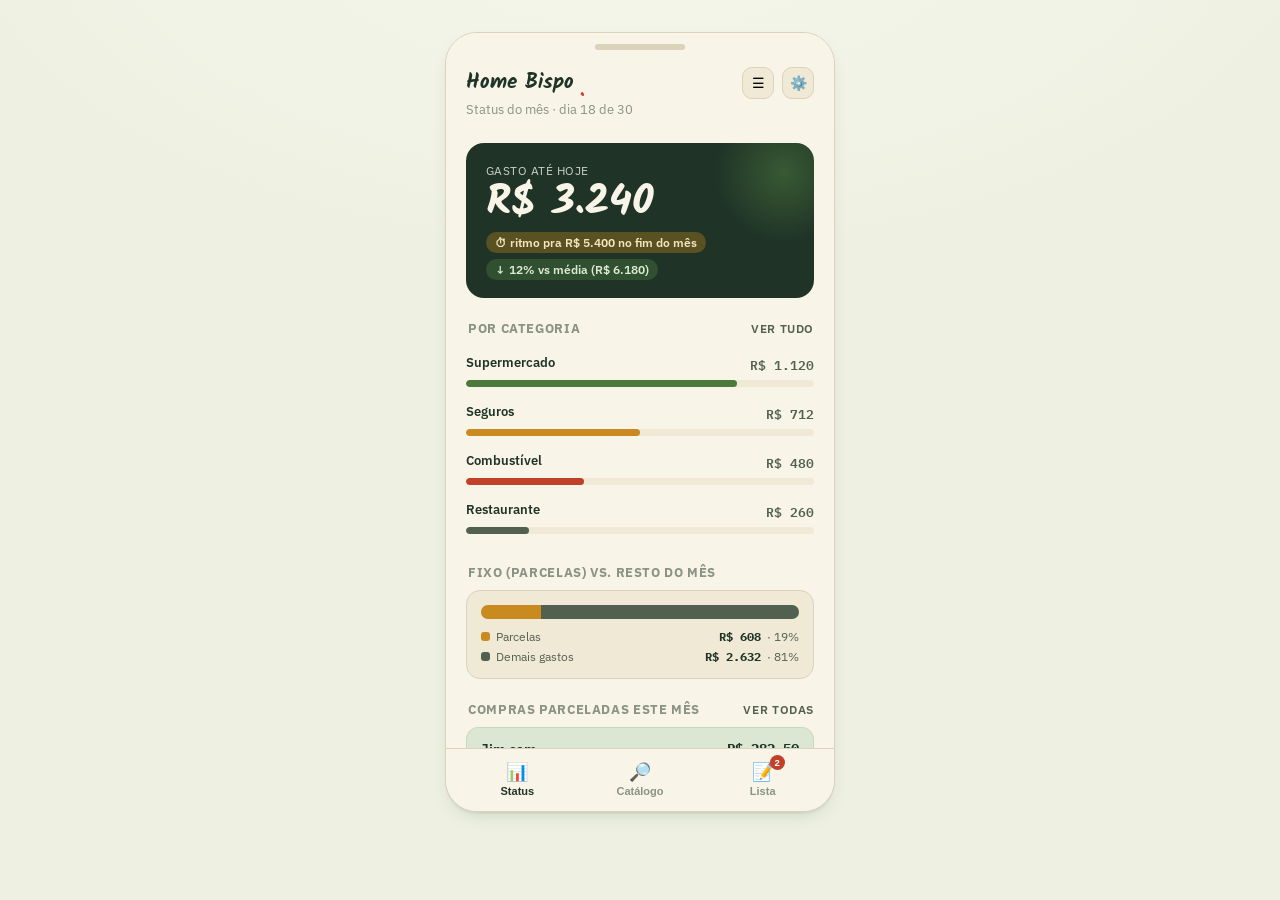
<file: homebispo-mockup.html>
<!DOCTYPE html>
<html lang="pt-BR">
<head>
<meta charset="UTF-8">
<meta name="viewport" content="width=device-width, initial-scale=1.0">
<title>Home Bispo — status do mês</title>
<link rel="preconnect" href="https://fonts.googleapis.com">
<link href="https://fonts.googleapis.com/css2?family=Kalam:wght@400;700&family=IBM+Plex+Sans:wght@400;500;600;700&family=IBM+Plex+Mono:wght@500;600&display=swap" rel="stylesheet">
<style>
  :root{
    --bg:#EEF1E2;
    --paper:#F8F4E7;
    --paper-dark:#EFE9D5;
    --ink:#1F3327;
    --ink-soft:#52604F;
    --ink-faint:#8B9384;
    --red:#C1402A;
    --red-soft:#F1DCD3;
    --green:#4C7A3D;
    --green-soft:#DCE7D3;
    --gold:#C98A1F;
    --gold-soft:#F2E3C2;
    --line:#DAD3BB;
    --radius:14px;
    --shadow: 0 2px 0 rgba(31,51,39,0.05), 0 8px 20px -10px rgba(31,51,39,0.25);
  }
  *{box-sizing:border-box;}
  html,body{margin:0;padding:0;}
  body{
    background: radial-gradient(1200px 600px at 50% -10%, #f4f6ea 0%, var(--bg) 60%);
    font-family:'IBM Plex Sans', sans-serif;
    color:var(--ink);
    display:flex;
    justify-content:center;
    padding:32px 16px;
    min-height:100vh;
  }
  @media (prefers-reduced-motion: reduce){
    *{ animation-duration:0.01ms !important; transition-duration:0.01ms !important; }
  }

  .device{
    width:390px;
    max-width:100%;
    background:var(--paper);
    border-radius:32px;
    border:1px solid var(--line);
    box-shadow: var(--shadow);
    overflow:hidden;
    position:relative;
    height:min(780px, calc(100vh - 64px));
    display:flex;
    flex-direction:column;
  }
  .notch{
    height:28px;
    display:flex;
    align-items:center;
    justify-content:center;
    background:var(--paper);
  }
  .notch::before{
    content:"";
    width:90px; height:6px;
    border-radius:4px;
    background:var(--line);
  }

  .screen{
    display:none;
    flex-direction:column;
    flex:1;
    min-height:0;
  }
  .screen.active{ display:flex; }

  .scroll{
    flex:1;
    overflow-y:auto;
    padding:0 20px 96px 20px;
  }
  .scroll::-webkit-scrollbar{ width:0; }

  /* ---------- top bar ---------- */
  .topbar{
    padding:6px 20px 12px 20px;
  }
  .brand{
    font-family:'Kalam', cursive;
    font-weight:700;
    font-size:21px;
    color:var(--ink);
    display:flex;
    align-items:center;
    gap:6px;
    line-height:1.1;
  }
  .brand .dot{ color:var(--red); }
  .greet{ font-size:12.5px; color:var(--ink-faint); margin:2px 0 0 0; }
  .topbar-row{ display:flex; align-items:center; justify-content:space-between; }
  .topbar-icons{ display:flex; gap:8px; }
  .gear-btn{
    background:var(--paper-dark); border:1px solid var(--line); border-radius:10px;
    width:32px; height:32px; font-size:14px; cursor:pointer; line-height:1;
  }

  /* ---------- status screen ---------- */
  .historico-banner{
    display:flex; align-items:center; justify-content:space-between; gap:8px;
    background:var(--gold-soft); border:1px solid #e6d2a0; border-radius:12px;
    padding:10px 14px; margin:14px 0 -2px 0; font-size:12px; font-weight:600; color:#8a5f14;
  }
  .historico-voltar{ text-decoration:underline; cursor:pointer; white-space:nowrap; }

  .hero-card{
    background:var(--ink);
    color:var(--paper);
    border-radius:18px;
    padding:20px 20px 18px 20px;
    margin:14px 0 16px 0;
    position:relative;
    overflow:hidden;
  }
  .hero-card::after{
    content:"";
    position:absolute; right:-40px; top:-40px;
    width:140px; height:140px; border-radius:50%;
    background:radial-gradient(circle, rgba(76,122,61,0.55), transparent 70%);
  }
  .hero-label{ font-size:12px; letter-spacing:.04em; color:#C9D3C4; margin:0 0 4px 0; }
  .hero-value{ font-family:'Kalam',cursive; font-weight:700; font-size:42px; line-height:1; margin:0; }
  .hero-sub{ font-size:12.5px; color:#C9D3C4; margin-top:8px; display:flex; gap:6px; align-items:center; flex-wrap:wrap;}
  .pill{
    display:inline-flex; align-items:center; gap:4px;
    background:rgba(255,255,255,0.12);
    padding:3px 9px; border-radius:999px; font-size:11.5px; font-weight:600;
  }
  .pill.warn{ background:rgba(201,138,31,0.35); color:#F4E4BE; }
  .pill.ok{ background:rgba(76,122,61,0.4); color:#DCEAD3; }

  .section-title{
    font-size:12.5px; font-weight:700; text-transform:uppercase; letter-spacing:.05em;
    color:var(--ink-faint); margin:22px 0 10px 2px; display:flex; justify-content:space-between; align-items:center;
  }
  .section-title a{ font-size:11.5px; color:var(--ink-soft); text-decoration:none; font-weight:600; }

  .cat-row{ display:flex; align-items:center; gap:10px; padding:8px 0; }
  .cat-bar-wrap{ flex:1; }
  .cat-top{ display:flex; justify-content:space-between; font-size:12.5px; margin-bottom:4px; }
  .cat-top .name{ font-weight:600; }
  .cat-top .val{ font-family:'IBM Plex Mono', monospace; font-weight:600; color:var(--ink-soft); }
  .cat-track{ height:7px; background:var(--paper-dark); border-radius:6px; overflow:hidden; }
  .cat-fill{ height:100%; border-radius:6px; background:var(--green); }

  .insight-card{
    background:var(--paper-dark);
    border:1px dashed var(--line);
    border-radius:var(--radius);
    padding:14px 14px;
    margin-bottom:12px;
  }
  .insight-card .ihead{ display:flex; align-items:center; gap:8px; font-weight:700; font-size:13.5px; margin-bottom:4px; }
  .insight-card p{ margin:0; font-size:12.5px; color:var(--ink-soft); line-height:1.45; }
  .insight-card.savings{ background:var(--green-soft); border-color:#c9d9bd; }
  .insight-card.recur{ background:var(--gold-soft); border-color:#e6d2a0; }

  .split-bar-card{
    background:var(--paper-dark); border:1px solid var(--line); border-radius:var(--radius);
    padding:14px; margin-bottom:6px;
  }
  .split-bar{
    display:flex; width:100%; height:14px; border-radius:8px; overflow:hidden;
    background:var(--line); margin-bottom:10px;
  }
  .split-seg{ height:100%; }
  .split-seg.fixo{ background:var(--gold); }
  .split-seg.resto{ background:var(--ink-soft); }
  .split-legend{ display:flex; flex-direction:column; gap:5px; }
  .split-leg-item{ font-size:12px; color:var(--ink-soft); display:flex; align-items:center; gap:6px; }
  .split-leg-item b{ font-family:'IBM Plex Mono',monospace; color:var(--ink); margin-left:auto; }
  .dot{ width:9px; height:9px; border-radius:3px; flex-shrink:0; }
  .dot.fixo{ background:var(--gold); }
  .dot.resto{ background:var(--ink-soft); }

  .parcela-card{
    background:var(--paper-dark); border:1px solid var(--line); border-radius:12px;
    padding:12px 14px; margin-bottom:9px;
  }
  .parcela-card.last{ background:var(--green-soft); border-color:#c9d9bd; }
  .parcela-top{ display:flex; justify-content:space-between; align-items:baseline; margin-bottom:5px; }
  .parcela-est{ font-weight:600; font-size:13.5px; }
  .parcela-valor{ font-family:'IBM Plex Mono',monospace; font-weight:700; font-size:13.5px; }
  .parcela-bottom{ display:flex; justify-content:space-between; align-items:center; margin-bottom:7px; }
  .parcela-tag{
    font-size:11px; font-weight:600; color:var(--ink-soft);
    background:var(--paper); padding:2px 8px; border-radius:6px; border:1px solid var(--line);
  }
  .parcela-tag.last-tag{ color:var(--green); border-color:#c9d9bd; background:var(--paper); }
  .parcela-fim{ font-size:11px; color:var(--ink-faint); }
  .parcela-track{ height:5px; background:var(--line); border-radius:4px; overflow:hidden; }
  .parcela-fill{ height:100%; background:var(--gold); border-radius:4px; }

  .cta-btn{
    display:block; width:100%; text-align:center;
    background:var(--ink); color:var(--paper);
    padding:13px; border-radius:12px; font-weight:600; font-size:14px;
    border:none; cursor:pointer; margin-top:6px;
  }

  /* ---------- catálogo screen ---------- */
  .search-wrap{ position:relative; margin:12px 0 6px 0; }
  .search-input{
    width:100%; padding:12px 14px 12px 38px; border-radius:12px;
    border:1px solid var(--line); background:var(--paper-dark);
    font-family:'IBM Plex Sans',sans-serif; font-size:14px; color:var(--ink);
  }
  .search-input:focus{ outline:2px solid var(--red); outline-offset:1px; }
  .search-ic{ position:absolute; left:12px; top:50%; transform:translateY(-50%); font-size:14px; color:var(--ink-faint); }

  .cat-select{
    display:flex; align-items:center; justify-content:space-between;
    background:var(--paper-dark); border:1px solid var(--line); border-radius:12px;
    padding:11px 14px; margin:10px 0 4px 0; cursor:pointer;
  }
  .cat-select .cs-left{ display:flex; align-items:center; gap:8px; font-size:13.5px; }
  .cat-select .cs-left .cs-lbl{ color:var(--ink-faint); }
  .cat-select .cs-left .cs-val{ font-weight:700; }
  .cat-select .chevron{ color:var(--ink-faint); font-size:12px; }

  .cat-modal-row{
    display:flex; align-items:center; justify-content:space-between;
    padding:13px 12px; border-radius:10px; cursor:pointer; font-size:14px; font-weight:600;
  }
  .cat-modal-row:active{ background:var(--paper-dark); }
  .cat-modal-row.active{ background:var(--green-soft); color:var(--green); }
  .cat-modal-row .check{ font-size:14px; color:var(--green); visibility:hidden; }
  .cat-modal-row.active .check{ visibility:visible; }

  .settings-menu-row{
    display:flex; align-items:center; justify-content:space-between;
    padding:14px 4px; border-bottom:1px solid var(--line); font-size:14px; font-weight:600; cursor:pointer;
  }
  .settings-menu-row:active{ background:var(--paper-dark); }
  .settings-menu-row .chev{ color:var(--ink-faint); font-size:16px; }

  .settings-section{ display:none; }
  .settings-section.open{ display:block; }
  .settings-back{
    color:var(--ink-soft); font-weight:600; font-size:13px; cursor:pointer; margin-bottom:10px;
  }

  .produto-manage-row{
    padding:11px 0; border-bottom:1px solid var(--line);
  }
  .produto-manage-top{ display:flex; align-items:center; justify-content:space-between; gap:8px; }
  .produto-nome-display{ font-weight:600; font-size:13.5px; }
  .produto-nome-input{
    flex:1; padding:6px 9px; border-radius:8px; border:1px solid var(--line);
    background:var(--paper-dark); font-family:'IBM Plex Sans',sans-serif; font-size:13.5px; color:var(--ink);
  }
  .produto-nome-input:focus{ outline:2px solid var(--red); outline-offset:1px; }
  .produto-edit-btn{
    background:none; border:none; color:var(--ink-faint); font-size:14px; cursor:pointer; flex-shrink:0;
  }
  .produto-meta{
    font-family:'IBM Plex Mono',monospace; font-size:10.5px; color:var(--ink-faint); margin-top:3px;
  }
  .unrenamed-tag{
    font-family:'IBM Plex Sans',sans-serif; font-size:10px; font-weight:600; text-transform:uppercase; letter-spacing:.03em;
    color:var(--gold); background:var(--gold-soft); padding:2px 6px; border-radius:6px; margin-left:6px; vertical-align:middle;
  }

  .hist-card{
    background:var(--paper-dark); border:1px solid var(--line); border-radius:12px;
    padding:13px 14px; margin-bottom:10px;
  }
  .hist-top{ display:flex; justify-content:space-between; align-items:baseline; margin-bottom:4px; }
  .hist-mes{ font-weight:700; font-size:14px; }
  .hist-valor{ font-family:'IBM Plex Mono',monospace; font-weight:700; font-size:14px; }
  .hist-delta{ font-size:11.5px; font-weight:600; margin-bottom:6px; }
  .hist-delta.down{ color:var(--green); }
  .hist-delta.up{ color:var(--red); }
  .hist-nota{ margin:0; font-size:12px; color:var(--ink-soft); line-height:1.45; }

  .cat-manage-row{
    display:flex; align-items:center; justify-content:space-between;
    padding:9px 4px; border-bottom:1px solid var(--line); font-size:13.5px; font-weight:600;
  }
  .cat-manage-row .del-btn{
    background:none; border:none; color:var(--ink-faint); font-size:15px; cursor:pointer; padding:2px 6px;
  }
  .cat-manage-row .del-btn:hover{ color:var(--red); }
  .cat-add-row{ display:flex; gap:8px; margin:10px 0 4px 0; }
  .cat-add-input{
    flex:1; padding:9px 12px; border-radius:10px; border:1px solid var(--line);
    background:var(--paper-dark); font-family:'IBM Plex Sans',sans-serif; font-size:13px; color:var(--ink);
  }
  .cat-add-input:focus{ outline:2px solid var(--red); outline-offset:1px; }
  .cat-add-btn{
    width:38px; border-radius:10px; border:none; background:var(--ink); color:var(--paper);
    font-size:17px; cursor:pointer;
  }

  .prod-row{
    padding:13px 0; border-bottom:1px solid var(--line);
  }
  .prod-row.hidden{ display:none; }
  .prod-body{ min-width:0; }
  .prod-top{ display:flex; align-items:center; gap:7px; flex-wrap:wrap; margin-bottom:3px; }
  .prod-name{ font-weight:600; font-size:14px; margin:0; }
  .cat-badge{
    font-size:10px; font-weight:700; text-transform:uppercase; letter-spacing:.03em;
    background:var(--paper-dark); color:var(--ink-soft); padding:2px 7px; border-radius:6px;
  }
  .prod-cycle{ font-size:11px; color:var(--ink-faint); margin:0 0 6px 0; }
  .tags{ display:flex; gap:6px; flex-wrap:wrap; }
  .tag{
    font-family:'IBM Plex Mono', monospace;
    font-size:11px; font-weight:600;
    padding:3px 8px; border-radius:7px;
    display:inline-flex; align-items:center; gap:4px;
    border:1px solid transparent;
  }
  .tag.last{ background:var(--paper-dark); color:var(--ink-soft); border-color:var(--line); }
  .tag.best{ background:var(--red-soft); color:var(--red); }
  .tag .lbl{ font-family:'IBM Plex Sans',sans-serif; font-weight:500; opacity:.75; }

  .action-row{ display:flex; gap:8px; margin-top:9px; }
  .flag-btn{
    font-size:11.5px; font-weight:700; padding:7px 11px; border-radius:10px;
    background:var(--paper-dark); border:1px solid var(--line); color:var(--ink-soft);
    cursor:pointer; white-space:nowrap; display:inline-flex; align-items:center; gap:5px;
  }
  .flag-btn.finish.on{ background:var(--gold-soft); color:var(--gold); border-color:#e6d2a0; }
  .flag-btn.addlist{ background:var(--paper); border-color:var(--ink); color:var(--ink); }
  .flag-btn.addlist.on{ background:var(--green); color:#fff; border-color:var(--green); }

  .no-history-note{
    display:flex; align-items:center; gap:6px; margin-top:8px;
    font-size:11.5px; color:var(--ink-faint); font-style:italic;
  }

  /* ---------- lista screen ---------- */
  .list-summary{
    display:flex; justify-content:space-between; align-items:center;
    background:var(--paper-dark); border:1px solid var(--line); border-radius:12px;
    padding:10px 14px; margin:14px 0 4px 0; font-size:12.5px;
  }
  .list-summary b{ font-family:'IBM Plex Mono',monospace; }

  .item-row{
    display:flex; align-items:flex-start; gap:10px;
    padding:12px 0; border-bottom:1px solid var(--line);
  }
  .checkbox{
    width:20px; height:20px; border-radius:6px; border:2px solid var(--ink-faint);
    flex-shrink:0; margin-top:2px; cursor:pointer;
    display:flex; align-items:center; justify-content:center;
    transition:background .15s, border-color .15s;
  }
  .checkbox.checked{ background:var(--green); border-color:var(--green); }
  .checkbox.checked::after{ content:"✓"; color:#fff; font-size:12px; font-weight:700; }
  .item-row.done .item-name{ text-decoration:line-through; color:var(--ink-faint); }
  .item-body{ flex:1; cursor:pointer; }
  .item-name{ font-weight:600; font-size:14px; margin:0 0 2px 0; }
  .item-origin{ font-size:11px; color:var(--ink-faint); margin:0 0 6px 0; }

  .empty-state{
    text-align:center; padding:50px 20px; color:var(--ink-faint);
  }
  .empty-state .ic{ font-size:30px; margin-bottom:8px; }
  .empty-state p{ font-size:13px; margin:0; }

  /* ---------- bottom nav ---------- */
  .bottomnav{
    display:flex; border-top:1px solid var(--line); background:var(--paper);
    padding:8px 10px calc(10px + env(safe-area-inset-bottom));
  }
  .navbtn{
    flex:1; text-align:center; background:none; border:none; cursor:pointer;
    display:flex; flex-direction:column; align-items:center; gap:2px;
    color:var(--ink-faint); font-size:11px; font-weight:600; padding:4px 0;
    position:relative;
  }
  .navbtn.active{ color:var(--ink); }
  .navbtn .ic{ font-size:18px; }
  .navbtn .badge{
    position:absolute; top:-2px; right:calc(50% - 22px);
    background:var(--red); color:#fff; font-size:9.5px; font-weight:700;
    width:15px; height:15px; border-radius:50%; display:flex; align-items:center; justify-content:center;
  }

  /* ---------- modal ---------- */
  .modal-backdrop{
    position:absolute; inset:0; background:rgba(31,51,39,0.45);
    display:none; align-items:flex-end; justify-content:center; z-index:20;
  }
  .modal-backdrop.open{ display:flex; }
  .modal{
    background:var(--paper); width:100%; border-radius:20px 20px 0 0;
    padding:20px 20px 26px 20px; max-height:70%; overflow-y:auto;
  }
  .modal h3{ font-family:'Kalam',cursive; font-size:20px; margin:0 0 2px 0; }
  .modal .sub{ font-size:12px; color:var(--ink-faint); margin:0 0 14px 0; }
  .compare-row{
    display:flex; justify-content:space-between; align-items:center;
    padding:10px 12px; border-radius:10px; background:var(--paper-dark);
    margin-bottom:8px; font-size:13px;
  }
  .compare-row.cheapest{ background:var(--green-soft); }
  .compare-row .place{ font-weight:600; }
  .compare-row .date{ font-size:11px; color:var(--ink-faint); }
  .compare-row .price{ font-family:'IBM Plex Mono',monospace; font-weight:700; }
  .close-modal{
    display:block; margin:14px auto 0 auto; background:none; border:none;
    color:var(--ink-soft); font-weight:600; font-size:13px; cursor:pointer;
  }

  .toast{
    position:absolute; left:50%; bottom:86px; transform:translate(-50%, 10px);
    background:var(--ink); color:var(--paper); padding:9px 16px; border-radius:999px;
    font-size:12.5px; font-weight:600; opacity:0; pointer-events:none;
    transition:opacity .2s ease, transform .2s ease; z-index:30; text-align:center; max-width:80%;
  }
  .toast.show{ opacity:1; transform:translate(-50%,0); }

  a:focus-visible, .checkbox:focus-visible, .navbtn:focus-visible, .cta-btn:focus-visible, .flag-btn:focus-visible, .cat-select:focus-visible {
    outline: 2px solid var(--red); outline-offset: 2px;
  }

  /* Aberto direto num celular real: some com a moldura decorativa e usa a tela inteira,
     com altura dinâmica de viewport (100dvh) pra respeitar barra de endereço/gestos do iOS e Android. */
  @media (max-width:460px){
    body{ padding:0; align-items:stretch; }
    .device{
      width:100%; height:100dvh; max-height:none;
      border-radius:0; border:none; box-shadow:none;
    }
    .notch{ display:none; }
  }
</style>
</head>
<body>

<div class="device">
  <div class="notch"></div>

  <!-- SCREEN 1: STATUS DO MÊS -->
  <div class="screen active" id="screen-status">
    <div class="topbar">
      <div class="topbar-row">
        <div class="brand">Home Bispo<span class="dot">.</span></div>
        <div class="topbar-icons">
          <button class="gear-btn" aria-label="Funcionalidades" onclick="openFeatures()">☰</button>
          <button class="gear-btn" aria-label="Configurações" onclick="openSettings()">⚙️</button>
        </div>
      </div>
      <p class="greet" id="status-title">Status do mês · dia 18 de 30</p>
    </div>

    <div class="scroll">
      <div class="historico-banner" id="historico-banner" style="display:none;">
        <span id="historico-banner-text">Visualizando mês histórico</span>
        <span class="historico-voltar" onclick="voltarParaMesAtual()">‹ voltar ao mês atual</span>
      </div>

      <div class="hero-card">
        <p class="hero-label" id="hero-label">GASTO ATÉ HOJE</p>
        <p class="hero-value" id="hero-value">R$ 3.240</p>
        <div class="hero-sub" id="hero-pace-pill">
          <span class="pill warn">⏱ ritmo pra R$ 5.400 no fim do mês</span>
        </div>
        <div class="hero-sub" style="margin-top:6px;">
          <span class="pill ok" id="hero-compare-pill">↓ 12% vs média (R$ 6.180)</span>
        </div>
      </div>

      <div class="section-title">Por categoria <a href="#">ver tudo</a></div>

      <div class="cat-row">
        <div class="cat-bar-wrap">
          <div class="cat-top"><span class="name">Supermercado</span><span class="val">R$ 1.120</span></div>
          <div class="cat-track"><div class="cat-fill" style="width:78%; background:var(--green);"></div></div>
        </div>
      </div>
      <div class="cat-row">
        <div class="cat-bar-wrap">
          <div class="cat-top"><span class="name">Seguros</span><span class="val">R$ 712</span></div>
          <div class="cat-track"><div class="cat-fill" style="width:50%; background:var(--gold);"></div></div>
        </div>
      </div>
      <div class="cat-row">
        <div class="cat-bar-wrap">
          <div class="cat-top"><span class="name">Combustível</span><span class="val">R$ 480</span></div>
          <div class="cat-track"><div class="cat-fill" style="width:34%; background:var(--red);"></div></div>
        </div>
      </div>
      <div class="cat-row">
        <div class="cat-bar-wrap">
          <div class="cat-top"><span class="name">Restaurante</span><span class="val">R$ 260</span></div>
          <div class="cat-track"><div class="cat-fill" style="width:18%; background:var(--ink-soft);"></div></div>
        </div>
      </div>

      <div class="section-title">Fixo (parcelas) vs. resto do mês</div>
      <div class="split-bar-card">
        <div class="split-bar">
          <div class="split-seg fixo" style="width:19%;"></div>
          <div class="split-seg resto" style="width:81%;"></div>
        </div>
        <div class="split-legend">
          <div class="split-leg-item"><span class="dot fixo"></span>Parcelas <b>R$ 608</b> · 19%</div>
          <div class="split-leg-item"><span class="dot resto"></span>Demais gastos <b>R$ 2.632</b> · 81%</div>
        </div>
      </div>

      <div class="section-title">Compras parceladas este mês <a href="#">ver todas</a></div>

      <div class="parcela-card last">
        <div class="parcela-top">
          <span class="parcela-est">Jim.com</span>
          <span class="parcela-valor">R$ 282,50</span>
        </div>
        <div class="parcela-bottom">
          <span class="parcela-tag last-tag">última parcela · 4 de 4</span>
          <span class="parcela-fim">termina este mês</span>
        </div>
        <div class="parcela-track"><div class="parcela-fill" style="width:100%; background:var(--green);"></div></div>
      </div>

      <div class="parcela-card">
        <div class="parcela-top">
          <span class="parcela-est">Pantani Motocicletas</span>
          <span class="parcela-valor">R$ 150,00</span>
        </div>
        <div class="parcela-bottom">
          <span class="parcela-tag">parcela 2 de 3</span>
          <span class="parcela-fim">termina jul/2026</span>
        </div>
        <div class="parcela-track"><div class="parcela-fill" style="width:66.6%;"></div></div>
      </div>

      <div class="parcela-card">
        <div class="parcela-top">
          <span class="parcela-est">Zurich Seguros</span>
          <span class="parcela-valor">R$ 124,57</span>
        </div>
        <div class="parcela-bottom">
          <span class="parcela-tag">parcela 8 de 12</span>
          <span class="parcela-fim">termina dez/2026</span>
        </div>
        <div class="parcela-track"><div class="parcela-fill" style="width:66.6%;"></div></div>
      </div>

      <div class="parcela-card">
        <div class="parcela-top">
          <span class="parcela-est">Mercado Livre</span>
          <span class="parcela-valor">R$ 51,11</span>
        </div>
        <div class="parcela-bottom">
          <span class="parcela-tag">parcela 5 de 9</span>
          <span class="parcela-fim">termina fev/2027</span>
        </div>
        <div class="parcela-track"><div class="parcela-fill" style="width:55.5%;"></div></div>
      </div>

      <div class="section-title">Insights do mês</div>

      <div class="insight-card savings">
        <div class="ihead">💰 Economia possível</div>
        <p>Se cada compra de supermercado tivesse ido no local mais barato já visto, o gasto teria sido <b>R$ 94 menor</b> este mês.</p>
      </div>

      <div class="insight-card recur">
        <div class="ihead">🔁 Recorrências que passam despercebidas</div>
        <p><b>MB Importação e Distrno</b> cobrou 6 vezes esse mês (R$ 55,60 no total). Vale conferir se ainda faz sentido.</p>
      </div>

      <button class="cta-btn" id="cta-comprar-mes" onclick="goTo('screen-catalogo')">Consultar produtos →</button>
    </div>

    <div class="bottomnav">
      <button class="navbtn active" onclick="goTo('screen-status')"><span class="ic">📊</span>Status</button>
      <button class="navbtn" onclick="goTo('screen-catalogo')"><span class="ic">🔎</span>Catálogo</button>
      <button class="navbtn" onclick="goTo('screen-lista')"><span class="ic">📝</span>Lista<span class="badge" id="nav-badge">2</span></button>
    </div>

    <div class="modal-backdrop" id="settings-modal" onclick="if(event.target===this) closeSettings()">
      <div class="modal">

        <!-- MENU PRINCIPAL -->
        <div id="settings-menu">
          <h3>Configurações</h3>
          <p class="sub">Home Bispo · v1.0.0 (mockup)</p>

          <div class="settings-menu-row" onclick="showSettingsSection('sec-cat-produto')">
            <span>🗂️ Categorias de produto</span><span class="chev">›</span>
          </div>
          <div class="settings-menu-row" onclick="showSettingsSection('sec-cat-gasto')">
            <span>💳 Categorias de gasto</span><span class="chev">›</span>
          </div>
          <div class="settings-menu-row" onclick="showSettingsSection('sec-produtos')">
            <span>📦 Produtos cadastrados</span><span class="chev">›</span>
          </div>
          <div class="settings-menu-row" onclick="showSettingsSection('sec-estabelecimentos')">
            <span>🏬 Estabelecimentos</span><span class="chev">›</span>
          </div>
          <div class="settings-menu-row" onclick="showSettingsSection('sec-notas')">
            <span>🆕 Notas de versão</span><span class="chev">›</span>
          </div>
          <div class="settings-menu-row" onclick="showSettingsSection('sec-sobre')">
            <span>ℹ️ Sobre</span><span class="chev">›</span>
          </div>

          <button class="close-modal" onclick="closeSettings()">fechar</button>
        </div>

        <!-- SUBSEÇÃO: CATEGORIAS DE PRODUTO -->
        <div id="sec-cat-produto" class="settings-section">
          <div class="settings-back" onclick="backToSettingsMenu()">‹ Configurações</div>
          <h3>Categorias de produto</h3>
          <p class="sub">Usadas no catálogo de supermercado. Adicione, renomeie ou remova.</p>
          <div id="cat-manage-list"></div>
          <div class="cat-add-row">
            <input class="cat-add-input" id="new-cat-input" placeholder="Nova categoria..." onkeydown="if(event.key==='Enter')addCategory()">
            <button class="cat-add-btn" onclick="addCategory()">+</button>
          </div>
        </div>

        <!-- SUBSEÇÃO: CATEGORIAS DE GASTO -->
        <div id="sec-cat-gasto" class="settings-section">
          <div class="settings-back" onclick="backToSettingsMenu()">‹ Configurações</div>
          <h3>Categorias de gasto</h3>
          <p class="sub">Usadas para classificar os lançamentos da fatura no Status do mês.</p>
          <div id="cat-gasto-manage-list"></div>
          <div class="cat-add-row">
            <input class="cat-add-input" id="new-cat-gasto-input" placeholder="Nova categoria..." onkeydown="if(event.key==='Enter')addCategoriaGasto()">
            <button class="cat-add-btn" onclick="addCategoriaGasto()">+</button>
          </div>
        </div>

        <!-- SUBSEÇÃO: PRODUTOS CADASTRADOS -->
        <div id="sec-produtos" class="settings-section">
          <div class="settings-back" onclick="backToSettingsMenu()">‹ Configurações</div>
          <h3>Produtos cadastrados</h3>
          <p class="sub">Vêm sempre da leitura de NFC-e. Você pode renomear o nome amigável — o código/quantidade que identifica o produto não muda, então o histórico de preço continua íntegro.</p>
          <div id="produtos-manage-list"></div>
        </div>

        <!-- SUBSEÇÃO: ESTABELECIMENTOS -->
        <div id="sec-estabelecimentos" class="settings-section">
          <div class="settings-back" onclick="backToSettingsMenu()">‹ Configurações</div>
          <h3>Estabelecimentos</h3>
          <p class="sub">O nome que vem na fatura/nota costuma ser sigla ou abreviado. Dê um nome amigável — a identificação com a fatura continua pelo nome original, então o histórico nunca se perde.</p>
          <div id="estabelecimentos-manage-list"></div>
        </div>

        <!-- SUBSEÇÃO: NOTAS DE VERSÃO -->
        <div id="sec-notas" class="settings-section">
          <div class="settings-back" onclick="backToSettingsMenu()">‹ Configurações</div>
          <h3>Notas de versão</h3>
          <div class="cat-modal-row" style="cursor:default;">
            <span>🆕 Parser de NFC-e validado com nota real (Structured Outputs)</span>
          </div>
          <div class="cat-modal-row" style="cursor:default;">
            <span>🆕 v1.0.0 — status do mês, catálogo, lista e parceladas</span>
          </div>
        </div>

        <!-- SUBSEÇÃO: SOBRE -->
        <div id="sec-sobre" class="settings-section">
          <div class="settings-back" onclick="backToSettingsMenu()">‹ Configurações</div>
          <h3>Sobre</h3>
          <p class="sub" style="margin:0;">App doméstico da família Bispo pra acompanhar gastos e comparar preços antes de comprar. Roda no servidor de casa.</p>
        </div>

      </div>
    </div>

    <div class="modal-backdrop" id="features-modal" onclick="if(event.target===this) closeFeatures()">
      <div class="modal">

        <!-- MENU PRINCIPAL -->
        <div id="features-menu">
          <h3>Funcionalidades</h3>
          <p class="sub">Recursos pra consultar e relembrar.</p>

          <div class="settings-menu-row" id="menu-row-mes-atual" onclick="voltarParaMesAtual()" style="display:none;">
            <span>📅 Mês Atual (Julho/2026)</span><span class="chev">›</span>
          </div>
          <div class="settings-menu-row" onclick="showFeaturesSection('feat-historico')">
            <span>🕰️ Histórico de meses</span><span class="chev">›</span>
          </div>

          <button class="close-modal" onclick="closeFeatures()">fechar</button>
        </div>

        <!-- SUBSEÇÃO: HISTÓRICO -->
        <div id="feat-historico" class="settings-section">
          <div class="settings-back" onclick="backToFeaturesMenu()">‹ Funcionalidades</div>
          <h3>Histórico de meses</h3>
          <p class="sub">Um retrato de como cada mês fechou. Toque num mês pra ver o detalhe.</p>

          <div class="hist-card" onclick="abrirMesHistorico('Maio/2026','R$ 5.820','↓ 8% vs mês anterior','down','Mês mais leve — poucas compras parceladas novas, maior peso foi Supermercado.')">
            <div class="hist-top">
              <span class="hist-mes">Maio/2026</span>
              <span class="hist-valor">R$ 5.820</span>
            </div>
            <div class="hist-delta down">↓ 8% vs mês anterior</div>
            <p class="hist-nota">Mês mais leve — poucas compras parceladas novas, maior peso foi Supermercado.</p>
          </div>

          <div class="hist-card" onclick="abrirMesHistorico('Abril/2026','R$ 6.340','↑ 24% vs mês anterior','up','Puxado por manutenção da moto (Pantani Motocicletas, parcelado) e um seguro novo contratado.')">
            <div class="hist-top">
              <span class="hist-mes">Abril/2026</span>
              <span class="hist-valor">R$ 6.340</span>
            </div>
            <div class="hist-delta up">↑ 24% vs mês anterior</div>
            <p class="hist-nota">Puxado por manutenção da moto (Pantani Motocicletas, parcelado) e um seguro novo contratado.</p>
          </div>

          <div class="hist-card" onclick="abrirMesHistorico('Março/2026','R$ 5.100','↓ 3% vs mês anterior','down','Mês estável, sem parcelas novas relevantes.')">
            <div class="hist-top">
              <span class="hist-mes">Março/2026</span>
              <span class="hist-valor">R$ 5.100</span>
            </div>
            <div class="hist-delta down">↓ 3% vs mês anterior</div>
            <p class="hist-nota">Mês estável, sem parcelas novas relevantes.</p>
          </div>
        </div>

      </div>
    </div>
  </div>


  <!-- SCREEN 2: CATÁLOGO / CONSULTA -->
  <div class="screen" id="screen-catalogo">
    <div class="topbar">
      <div class="brand">Home Bispo<span class="dot">.</span></div>
      <p class="greet">Catálogo de produtos</p>
      <div class="search-wrap">
        <span class="search-ic">🔎</span>
        <input class="search-input" placeholder="Buscar produto (ex: arroz)" oninput="filterCatalog(this.value)">
      </div>
      <div class="cat-select" tabindex="0" onclick="openCategoryModal()">
        <span class="cs-left"><span class="cs-lbl">Categoria:</span> <span class="cs-val" id="cat-select-label">Todas</span></span>
        <span class="chevron">▾</span>
      </div>
    </div>

    <div class="scroll" id="catalog-list">

      <div class="prod-row" data-cat="graos" data-name="arroz 5kg">
        <div class="prod-body">
          <div class="prod-top"><p class="prod-name">Arroz 5kg</p><span class="cat-badge">grãos</span></div>
          <p class="prod-cycle">costuma acabar a cada ~24 dias</p>
          <div class="tags">
            <span class="tag last"><span class="lbl">último</span> R$27,90 · Pad Jardim</span>
            <span class="tag best"><span class="lbl">melhor</span> R$24,50 · Supermercados BH</span>
          </div>
        </div>
        <div class="action-row">
          <button class="flag-btn finish" onclick="markFinished(this,'Arroz 5kg')">🔔 acabou</button>
          <button class="flag-btn addlist" onclick="addToList(this,'Arroz 5kg')">+ lista</button>
        </div>
      </div>

      <div class="prod-row" data-cat="graos" data-name="feijao carioca 1kg">
        <div class="prod-body">
          <div class="prod-top"><p class="prod-name">Feijão carioca 1kg</p><span class="cat-badge">grãos</span></div>
          <p class="prod-cycle">costuma acabar a cada ~18 dias</p>
          <div class="tags">
            <span class="tag last"><span class="lbl">último</span> R$8,49 · Rococo Beer</span>
            <span class="tag best"><span class="lbl">melhor</span> R$7,90 · Supermercados BH</span>
          </div>
        </div>
        <div class="action-row">
          <button class="flag-btn finish on" onclick="markFinished(this,'Feijão carioca 1kg')">🔔 acabou</button>
          <button class="flag-btn addlist on" onclick="addToList(this,'Feijão carioca 1kg')">✓ na lista</button>
        </div>
      </div>

      <div class="prod-row" data-cat="graos" data-name="cafe 500g">
        <div class="prod-body">
          <div class="prod-top"><p class="prod-name">Café 500g</p><span class="cat-badge">grãos</span></div>
          <p class="prod-cycle">costuma acabar a cada ~15 dias</p>
          <div class="tags">
            <span class="tag last"><span class="lbl">último</span> R$14,00 · Na Madruga</span>
            <span class="tag best"><span class="lbl">melhor</span> R$13,20 · Rococo Beer</span>
          </div>
        </div>
        <div class="action-row">
          <button class="flag-btn finish" onclick="markFinished(this,'Café 500g')">🔔 acabou</button>
          <button class="flag-btn addlist" onclick="addToList(this,'Café 500g')">+ lista</button>
        </div>
      </div>

      <div class="prod-row" data-cat="laticinios" data-name="leite integral 1l">
        <div class="prod-body">
          <div class="prod-top"><p class="prod-name">Leite integral 1L</p><span class="cat-badge">laticínios</span></div>
          <p class="prod-cycle">costuma acabar a cada ~5 dias</p>
          <div class="tags">
            <span class="tag last"><span class="lbl">último</span> R$5,49 · Supermercados BH</span>
          </div>
        </div>
        <div class="action-row">
          <button class="flag-btn finish" onclick="markFinished(this,'Leite integral 1L')">🔔 acabou</button>
          <button class="flag-btn addlist" onclick="addToList(this,'Leite integral 1L')">+ lista</button>
        </div>
      </div>

      <div class="prod-row" data-cat="laticinios" data-name="queijo mussarela">
        <div class="prod-body">
          <div class="prod-top"><p class="prod-name">Queijo mussarela</p><span class="cat-badge">laticínios</span></div>
          <p class="prod-cycle">costuma acabar a cada ~10 dias</p>
          <div class="tags">
            <span class="tag last"><span class="lbl">último</span> R$32,90 · Pad Jardim</span>
            <span class="tag best"><span class="lbl">melhor</span> R$29,90 · SR A Granel</span>
          </div>
        </div>
        <div class="action-row">
          <button class="flag-btn finish" onclick="markFinished(this,'Queijo mussarela')">🔔 acabou</button>
          <button class="flag-btn addlist" onclick="addToList(this,'Queijo mussarela')">+ lista</button>
        </div>
      </div>

      <div class="prod-row" data-cat="hortifruti" data-name="ovos duzia">
        <div class="prod-body">
          <div class="prod-top"><p class="prod-name">Ovos (dúzia)</p><span class="cat-badge">hortifruti</span></div>
          <p class="prod-cycle">costuma acabar a cada ~9 dias</p>
          <div class="tags">
            <span class="tag last"><span class="lbl">último</span> R$12,00 · Na Madruga</span>
            <span class="tag best"><span class="lbl">melhor</span> R$9,80 · SR A Granel</span>
          </div>
        </div>
        <div class="action-row">
          <button class="flag-btn finish" onclick="markFinished(this,'Ovos (dúzia)')">🔔 acabou</button>
          <button class="flag-btn addlist on" onclick="addToList(this,'Ovos (dúzia)')">✓ na lista</button>
        </div>
      </div>

      <div class="prod-row" data-cat="hortifruti" data-name="banana prata kg">
        <div class="prod-body">
          <div class="prod-top"><p class="prod-name">Banana prata (kg)</p><span class="cat-badge">hortifruti</span></div>
          <p class="prod-cycle">costuma acabar a cada ~7 dias</p>
          <div class="tags">
            <span class="tag last"><span class="lbl">último</span> R$6,90 · SR A Granel</span>
          </div>
        </div>
        <div class="action-row">
          <button class="flag-btn finish" onclick="markFinished(this,'Banana prata (kg)')">🔔 acabou</button>
          <button class="flag-btn addlist" onclick="addToList(this,'Banana prata (kg)')">+ lista</button>
        </div>
      </div>

      <div class="prod-row" data-cat="hortifruti" data-name="abacate">
        <div class="prod-body">
          <div class="prod-top"><p class="prod-name">Abacate</p><span class="cat-badge">hortifruti</span></div>
          <p class="prod-cycle">ainda sem histórico de duração</p>
          <div class="no-history-note">📄 ainda sem compra registrada via nota fiscal</div>
        </div>
      </div>

      <div class="prod-row" data-cat="limpeza" data-name="detergente">
        <div class="prod-body">
          <div class="prod-top"><p class="prod-name">Detergente</p><span class="cat-badge">limpeza</span></div>
          <p class="prod-cycle">costuma acabar a cada ~20 dias</p>
          <div class="tags">
            <span class="tag last"><span class="lbl">último</span> R$3,20 · Rococo Beer</span>
            <span class="tag best"><span class="lbl">melhor</span> R$2,89 · Pad Jardim</span>
          </div>
        </div>
        <div class="action-row">
          <button class="flag-btn finish" onclick="markFinished(this,'Detergente')">🔔 acabou</button>
          <button class="flag-btn addlist" onclick="addToList(this,'Detergente')">+ lista</button>
        </div>
      </div>

      <div class="prod-row" data-cat="limpeza" data-name="sabao em po">
        <div class="prod-body">
          <div class="prod-top"><p class="prod-name">Sabão em pó</p><span class="cat-badge">limpeza</span></div>
          <p class="prod-cycle">costuma acabar a cada ~30 dias</p>
          <div class="tags">
            <span class="tag last"><span class="lbl">único</span> R$21,90 · Rococo Beer</span>
          </div>
        </div>
        <div class="action-row">
          <button class="flag-btn finish" onclick="markFinished(this,'Sabão em pó')">🔔 acabou</button>
          <button class="flag-btn addlist" onclick="addToList(this,'Sabão em pó')">+ lista</button>
        </div>
      </div>

      <div class="prod-row" data-cat="higiene" data-name="papel higienico">
        <div class="prod-body">
          <div class="prod-top"><p class="prod-name">Papel higiênico (12un)</p><span class="cat-badge">higiene</span></div>
          <p class="prod-cycle">costuma acabar a cada ~28 dias</p>
          <div class="tags">
            <span class="tag last"><span class="lbl">único</span> R$18,90 · Supermercados BH</span>
          </div>
        </div>
        <div class="action-row">
          <button class="flag-btn finish" onclick="markFinished(this,'Papel higiênico (12un)')">🔔 acabou</button>
          <button class="flag-btn addlist" onclick="addToList(this,'Papel higiênico (12un)')">+ lista</button>
        </div>
      </div>

      <p class="empty-state" id="no-results" style="display:none;">
        <span class="ic">🔎</span>
        <p>Nenhum produto encontrado — ele aparece aqui assim que vier de uma nota fiscal lida.</p>
      </p>
    </div>

    <div class="bottomnav">
      <button class="navbtn" onclick="goTo('screen-status')"><span class="ic">📊</span>Status</button>
      <button class="navbtn active" onclick="goTo('screen-catalogo')"><span class="ic">🔎</span>Catálogo</button>
      <button class="navbtn" onclick="goTo('screen-lista')"><span class="ic">📝</span>Lista<span class="badge" id="nav-badge-2">2</span></button>
    </div>

    <div class="modal-backdrop" id="category-modal" onclick="if(event.target===this) closeCategoryModal()">
      <div class="modal">
        <h3>Categoria</h3>
        <p class="sub">Escolha o que quer ver no catálogo</p>
        <div id="cat-select-list"></div>
        <button class="close-modal" onclick="closeCategoryModal()">fechar</button>
      </div>
    </div>
  </div>

  <!-- SCREEN 3: LISTA DE COMPRAS -->
  <div class="screen" id="screen-lista">
    <div class="topbar">
      <div class="brand">Home Bispo<span class="dot">.</span></div>
      <p class="greet">Lista de compras</p>
    </div>

    <div class="scroll">
      <div class="list-summary">
        <span id="lista-count">2 itens sinalizados</span>
        <span>gasto previsto <b id="lista-total">R$ 20,49</b></span>
      </div>

      <div id="lista-container">
        <div class="item-row" data-name="Feijão carioca 1kg">
          <div class="checkbox" onclick="toggleCheck(event,this)"></div>
          <div class="item-body">
            <p class="item-name">Feijão carioca 1kg</p>
            <p class="item-origin">sinalizado dia 27 jun</p>
            <div class="tags">
              <span class="tag last"><span class="lbl">último</span> R$8,49 · Rococo Beer</span>
              <span class="tag best"><span class="lbl">melhor</span> R$7,90 · BH</span>
            </div>
          </div>
        </div>
        <div class="item-row" data-name="Ovos (dúzia)">
          <div class="checkbox" onclick="toggleCheck(event,this)"></div>
          <div class="item-body">
            <p class="item-name">Ovos (dúzia)</p>
            <p class="item-origin">sinalizado dia 29 jun</p>
            <div class="tags">
              <span class="tag last"><span class="lbl">último</span> R$12,00 · Na Madruga</span>
              <span class="tag best"><span class="lbl">melhor</span> R$9,80 · SR A Granel</span>
            </div>
          </div>
        </div>
      </div>
    </div>

    <div class="bottomnav">
      <button class="navbtn" onclick="goTo('screen-status')"><span class="ic">📊</span>Status</button>
      <button class="navbtn" onclick="goTo('screen-catalogo')"><span class="ic">🔎</span>Catálogo</button>
      <button class="navbtn active" onclick="goTo('screen-lista')"><span class="ic">📝</span>Lista<span class="badge" id="nav-badge-3">2</span></button>
    </div>
  </div>

  <div class="toast" id="toast"></div>
</div>

<script>
let modoHistorico = null;

function abrirMesHistorico(mes, valor, deltaTexto, deltaClasse, nota){
  modoHistorico = {mes, valor, deltaTexto, deltaClasse, nota};

  document.getElementById('status-title').textContent = mes + ' · mês fechado';
  document.getElementById('hero-label').textContent = 'GASTO TOTAL DO MÊS';
  document.getElementById('hero-value').textContent = valor;
  document.getElementById('hero-pace-pill').style.display = 'none';

  const comparePill = document.getElementById('hero-compare-pill');
  comparePill.textContent = deltaTexto;
  comparePill.className = 'pill ' + (deltaClasse === 'down' ? 'ok' : 'warn');

  document.getElementById('historico-banner').style.display = 'flex';
  document.getElementById('historico-banner-text').textContent = '📅 ' + nota;
  document.getElementById('cta-comprar-mes').style.display = 'none';
  document.getElementById('menu-row-mes-atual').style.display = 'flex';

  closeFeatures();
  goTo('screen-status');
}

function voltarParaMesAtual(){
  modoHistorico = null;

  document.getElementById('status-title').textContent = 'Status do mês · dia 18 de 30';
  document.getElementById('hero-label').textContent = 'GASTO ATÉ HOJE';
  document.getElementById('hero-value').textContent = 'R$ 3.240';
  document.getElementById('hero-pace-pill').style.display = 'flex';

  const comparePill = document.getElementById('hero-compare-pill');
  comparePill.textContent = '↓ 12% vs média (R$ 6.180)';
  comparePill.className = 'pill ok';

  document.getElementById('historico-banner').style.display = 'none';
  document.getElementById('cta-comprar-mes').style.display = 'block';
  document.getElementById('menu-row-mes-atual').style.display = 'none';

  closeFeatures();
  goTo('screen-status');
}

function openFeatures(){
  backToFeaturesMenu();
  document.getElementById('features-modal').classList.add('open');
}
function closeFeatures(){
  document.getElementById('features-modal').classList.remove('open');
  goTo('screen-status');
}
function showFeaturesSection(id){
  document.getElementById('features-menu').style.display = 'none';
  document.querySelectorAll('#features-modal .settings-section').forEach(s => s.classList.remove('open'));
  document.getElementById(id).classList.add('open');
}
function backToFeaturesMenu(){
  document.querySelectorAll('#features-modal .settings-section').forEach(s => s.classList.remove('open'));
  document.getElementById('features-menu').style.display = 'block';
}

function openSettings(){
  backToSettingsMenu();
  renderCategoriaGastoList();
  renderProdutosList();
  renderEstabelecimentosList();
  document.getElementById('settings-modal').classList.add('open');
}
function closeSettings(){
  document.getElementById('settings-modal').classList.remove('open');
}
function showSettingsSection(id){
  document.getElementById('settings-menu').style.display = 'none';
  document.querySelectorAll('#settings-modal .settings-section').forEach(s => s.classList.remove('open'));
  document.getElementById(id).classList.add('open');
}
function backToSettingsMenu(){
  document.querySelectorAll('#settings-modal .settings-section').forEach(s => s.classList.remove('open'));
  document.getElementById('settings-menu').style.display = 'block';
}

function goTo(id){
  document.querySelectorAll('.screen').forEach(s => s.classList.remove('active'));
  document.getElementById(id).classList.add('active');
}

function toggleCheck(e, el){
  e.stopPropagation();
  el.classList.toggle('checked');
  el.closest('.item-row').classList.toggle('done');
}

function filterCatalog(term){
  term = term.trim().toLowerCase();
  const rows = document.querySelectorAll('#catalog-list .prod-row');
  let visible = 0;
  rows.forEach(r => {
    const match = r.dataset.name.includes(term);
    r.classList.toggle('hidden', !match);
    if(match) visible++;
  });
  document.getElementById('no-results').style.display = visible === 0 ? 'block' : 'none';
}

let currentCat = 'todas';

let categories = [
  {slug:'graos', label:'Grãos'},
  {slug:'hortifruti', label:'Hortifruti'},
  {slug:'acougue', label:'Açougue e Frios'},
  {slug:'padaria', label:'Padaria'},
  {slug:'laticinios', label:'Laticínios'},
  {slug:'mercearia', label:'Mercearia'},
  {slug:'snacks', label:'Snacks e Guloseimas'},
  {slug:'bebidas', label:'Bebidas'},
  {slug:'congelados', label:'Congelados'},
  {slug:'limpeza', label:'Limpeza'},
  {slug:'higiene', label:'Higiene e Perfumaria'},
  {slug:'bazar', label:'Bazar e Utilidades'}
];

function slugify(s){
  return s.toLowerCase().normalize('NFD').replace(/[\u0300-\u036f]/g,'').replace(/[^a-z0-9]+/g,'-').replace(/(^-|-$)/g,'');
}

function renderCategoryLists(){
  // Folha de seleção no Catálogo
  const selList = document.getElementById('cat-select-list');
  let selHtml = `<div class="cat-modal-row ${currentCat==='todas'?'active':''}" onclick="selectCategoryFromModal('todas','Todas')"><span>Todas</span><span class="check">✓</span></div>`;
  categories.forEach(c => {
    selHtml += `<div class="cat-modal-row ${currentCat===c.slug?'active':''}" onclick="selectCategoryFromModal('${c.slug}','${c.label}')"><span>${c.label}</span><span class="check">✓</span></div>`;
  });
  selList.innerHTML = selHtml;

  // Lista de gestão nas Configurações
  const manList = document.getElementById('cat-manage-list');
  manList.innerHTML = categories.map(c =>
    `<div class="cat-manage-row"><span>${c.label}</span><button class="del-btn" aria-label="Remover ${c.label}" onclick="removeCategory('${c.slug}')">✕</button></div>`
  ).join('');
}

function addCategory(){
  const input = document.getElementById('new-cat-input');
  const label = input.value.trim();
  if(!label) return;
  const slug = slugify(label);
  if(categories.some(c => c.slug === slug)){
    showToast('Essa categoria já existe');
    return;
  }
  categories.push({slug, label});
  input.value = '';
  renderCategoryLists();
  showToast('Categoria "' + label + '" adicionada');
}

function removeCategory(slug){
  const cat = categories.find(c => c.slug === slug);
  categories = categories.filter(c => c.slug !== slug);
  if(currentCat === slug){
    currentCat = 'todas';
    document.getElementById('cat-select-label').textContent = 'Todas';
    document.querySelectorAll('#catalog-list .prod-row').forEach(r => r.classList.remove('hidden'));
  }
  renderCategoryLists();
  showToast('Categoria "' + (cat ? cat.label : '') + '" removida');
}

// Categorias de GASTO (fatura/Status do mês) — mesma "forma" das categorias de
// produto (slug + label), só que outro domínio. No banco real, ambas vivem na
// mesma tabela `categorias`, diferenciadas por uma coluna `tipo` ('produto' | 'gasto').
let categoriasGasto = [
  {slug:'supermercado', label:'Supermercado'},
  {slug:'seguros', label:'Seguros'},
  {slug:'combustivel', label:'Combustível'},
  {slug:'restaurante', label:'Restaurante'},
  {slug:'servicos', label:'Serviços'},
  {slug:'assinaturas', label:'Assinaturas'},
  {slug:'saude', label:'Saúde'},
  {slug:'vestuario', label:'Vestuário'},
  {slug:'transporte', label:'Transporte'},
  {slug:'educacao', label:'Educação'},
  {slug:'outros', label:'Outros'}
];

function renderCategoriaGastoList(){
  const list = document.getElementById('cat-gasto-manage-list');
  list.innerHTML = categoriasGasto.map(c =>
    `<div class="cat-manage-row"><span>${c.label}</span><button class="del-btn" aria-label="Remover ${c.label}" onclick="removeCategoriaGasto('${c.slug}')">✕</button></div>`
  ).join('');
}

function addCategoriaGasto(){
  const input = document.getElementById('new-cat-gasto-input');
  const label = input.value.trim();
  if(!label) return;
  const slug = slugify(label);
  if(categoriasGasto.some(c => c.slug === slug)){
    showToast('Essa categoria já existe');
    return;
  }
  categoriasGasto.push({slug, label});
  input.value = '';
  renderCategoriaGastoList();
  showToast('Categoria "' + label + '" adicionada');
}

function removeCategoriaGasto(slug){
  const cat = categoriasGasto.find(c => c.slug === slug);
  categoriasGasto = categoriasGasto.filter(c => c.slug !== slug);
  renderCategoriaGastoList();
  showToast('Categoria "' + (cat ? cat.label : '') + '" removida');
}

// Produtos cadastrados — sempre originados de leitura de NFC-e.
// codigoBarras != null => identidade garantida pelo código (Rota 1).
// codigoBarras == null => identidade por nome+quantidade normalizados (Rota 2).
let produtosCadastrados = [
  {id:'p1', nome:'Arroz 5kg', codigoBarras:'7896006751234', qtd:'5kg', categoria:'Grãos'},
  {id:'p2', nome:'Feijão carioca 1kg', codigoBarras:'7891234567890', qtd:'1kg', categoria:'Grãos'},
  {id:'p3', nome:'Café 500g', codigoBarras:null, qtd:'500g', categoria:'Grãos'},
  {id:'p4', nome:'Leite integral 1L', codigoBarras:'7896051112223', qtd:'1L', categoria:'Laticínios'},
  {id:'p5', nome:'MACA NAC GALA', codigoBarras:null, qtd:'~0,54kg (peso variável)', categoria:'Hortifruti'},
  {id:'p6', nome:'Ovos (dúzia)', codigoBarras:null, qtd:'12un', categoria:'Hortifruti'},
];

function renderProdutosList(){
  const list = document.getElementById('produtos-manage-list');
  list.innerHTML = produtosCadastrados.map(p => `
    <div class="produto-manage-row" id="prow-${p.id}">
      <div class="produto-manage-top">
        <span class="produto-nome-display" id="pname-${p.id}">${p.nome}</span>
        <button class="produto-edit-btn" aria-label="Renomear ${p.nome}" onclick="editProdutoNome('${p.id}')">✏️</button>
      </div>
      <div class="produto-meta">${p.codigoBarras ? 'EAN ' + p.codigoBarras : 'sem código de barras'} · ${p.qtd} · ${p.categoria}</div>
    </div>
  `).join('');
}

function editProdutoNome(id){
  const produto = produtosCadastrados.find(p => p.id === id);
  const span = document.getElementById('pname-' + id);
  const input = document.createElement('input');
  input.className = 'produto-nome-input';
  input.value = produto.nome;
  span.replaceWith(input);
  input.focus();
  input.select();

  const save = () => {
    const novoNome = input.value.trim() || produto.nome;
    produto.nome = novoNome;
    renderProdutosList();
    showToast('Nome amigável atualizado — histórico de preço continua o mesmo');
  };
  input.addEventListener('blur', save);
  input.addEventListener('keydown', e => { if(e.key === 'Enter') input.blur(); });
}

// Estabelecimentos — a chave é sempre o nome como vem na fatura/nota (imutável,
// é o ponto de relacionamento fatura → aplicação). nomeAmigavel começa igual ao
// bruto até o usuário renomear — "renomeado" fica marcado visualmente.
let estabelecimentosCadastrados = [
  {id:'e1', nomeBruto:'SUPERMERCADOS BHBELO HO', nomeAmigavel:'Supermercados BH', categoria:'Supermercado'},
  {id:'e2', nomeBruto:'RococoBeerLtdaBELO HORI', nomeAmigavel:'RococoBeerLtdaBELO HORI', categoria:'Supermercado'},
  {id:'e3', nomeBruto:'NaMadrugaBeerBELO HORIZ', nomeAmigavel:'NaMadrugaBeerBELO HORIZ', categoria:'Supermercado'},
  {id:'e4', nomeBruto:'PAD JARDIM AMERICABELO', nomeAmigavel:'PAD JARDIM AMERICABELO', categoria:'Supermercado'},
  {id:'e5', nomeBruto:'57509956DeniseDeBELO HO', nomeAmigavel:'57509956DeniseDeBELO HO', categoria:'Supermercado'},
  {id:'e6', nomeBruto:'MP *DUPAOBELO HORIZONBR', nomeAmigavel:'MP *DUPAOBELO HORIZONBR', categoria:'Supermercado'},
  {id:'e7', nomeBruto:'ZURICH SEGUROS', nomeAmigavel:'Zurich Seguros', categoria:'Seguros'},
];

function renderEstabelecimentosList(){
  const list = document.getElementById('estabelecimentos-manage-list');
  list.innerHTML = estabelecimentosCadastrados.map(e => {
    const renomeado = e.nomeAmigavel !== e.nomeBruto;
    return `
    <div class="produto-manage-row" id="erow-${e.id}">
      <div class="produto-manage-top">
        <span class="produto-nome-display" id="ename-${e.id}">${e.nomeAmigavel}${renomeado ? '' : ' <span class=\"unrenamed-tag\">ainda não renomeado</span>'}</span>
        <button class="produto-edit-btn" aria-label="Renomear ${e.nomeAmigavel}" onclick="editEstabelecimentoNome('${e.id}')">✏️</button>
      </div>
      <div class="produto-meta">nome na fatura: "${e.nomeBruto}" · ${e.categoria}</div>
    </div>
  `;
  }).join('');
}

function editEstabelecimentoNome(id){
  const est = estabelecimentosCadastrados.find(e => e.id === id);
  const span = document.getElementById('ename-' + id);
  const input = document.createElement('input');
  input.className = 'produto-nome-input';
  input.value = est.nomeAmigavel;
  span.replaceWith(input);
  input.focus();
  input.select();

  const save = () => {
    est.nomeAmigavel = input.value.trim() || est.nomeBruto;
    renderEstabelecimentosList();
    showToast('Nome amigável salvo — a fatura continua reconhecendo por "' + est.nomeBruto + '"');
  };
  input.addEventListener('blur', save);
  input.addEventListener('keydown', e => { if(e.key === 'Enter') input.blur(); });
}

function openCategoryModal(){
  renderCategoryLists();
  document.getElementById('category-modal').classList.add('open');
}
function closeCategoryModal(){
  document.getElementById('category-modal').classList.remove('open');
}
function selectCategoryFromModal(cat, label){
  currentCat = cat;
  document.getElementById('cat-select-label').textContent = label;

  const rows = document.querySelectorAll('#catalog-list .prod-row');
  rows.forEach(r => {
    const show = cat === 'todas' || r.dataset.cat === cat;
    r.classList.toggle('hidden', !show);
  });
  closeCategoryModal();
}

renderCategoryLists();

let listaState = {
  'Feijão carioca 1kg': {origin:'sinalizado agora', last:'R$8,49 · Rococo Beer', best:'R$7,90 · BH'},
  'Ovos (dúzia)': {origin:'sinalizado agora', last:'R$12,00 · Na Madruga', best:'R$9,80 · SR A Granel'}
};

function markFinished(btn, name){
  // Registra apenas o evento de consumo (alimenta a média de "costuma acabar a cada X dias").
  // Não mexe na lista de compras — são ações independentes.
  const isOn = btn.classList.toggle('on');
  showToast(isOn
    ? name + ': consumo registrado, ajuda a calcular a duração média'
    : name + ': registro de consumo desfeito');
}

function addToList(btn, name){
  const isOn = btn.classList.toggle('on');
  btn.textContent = isOn ? '✓ na lista' : '+ lista';
  const container = document.getElementById('lista-container');

  if(isOn){
    const row = document.createElement('div');
    row.className = 'item-row';
    row.dataset.name = name;
    const tagsHtml = btn.closest('.prod-row').querySelector('.tags').innerHTML;
    row.innerHTML = `
      <div class="checkbox" onclick="toggleCheck(event,this)"></div>
      <div class="item-body">
        <p class="item-name">${name}</p>
        <p class="item-origin">adicionado agora</p>
        <div class="tags">${tagsHtml}</div>
      </div>`;
    container.appendChild(row);
    showToast(name + ' adicionado à lista de compras');
  } else {
    const existing = container.querySelector('[data-name="'+CSS.escape(name)+'"]');
    if(existing) existing.remove();
    showToast(name + ' removido da lista');
  }
  updateListaCount();
}

function updateListaCount(){
  const rows = document.querySelectorAll('#lista-container .item-row');
  const n = rows.length;
  ['nav-badge','nav-badge-2','nav-badge-3'].forEach(id=>{
    const el = document.getElementById(id);
    if(el){ el.textContent = n; el.style.display = n === 0 ? 'none' : 'flex'; }
  });
  document.getElementById('lista-count').textContent = n + (n === 1 ? ' item sinalizado' : ' itens sinalizados');
}

let toastTimer;
function showToast(msg){
  const t = document.getElementById('toast');
  t.textContent = msg;
  t.classList.add('show');
  clearTimeout(toastTimer);
  toastTimer = setTimeout(()=> t.classList.remove('show'), 2200);
}
</script>

</body>
</html>
</file>
